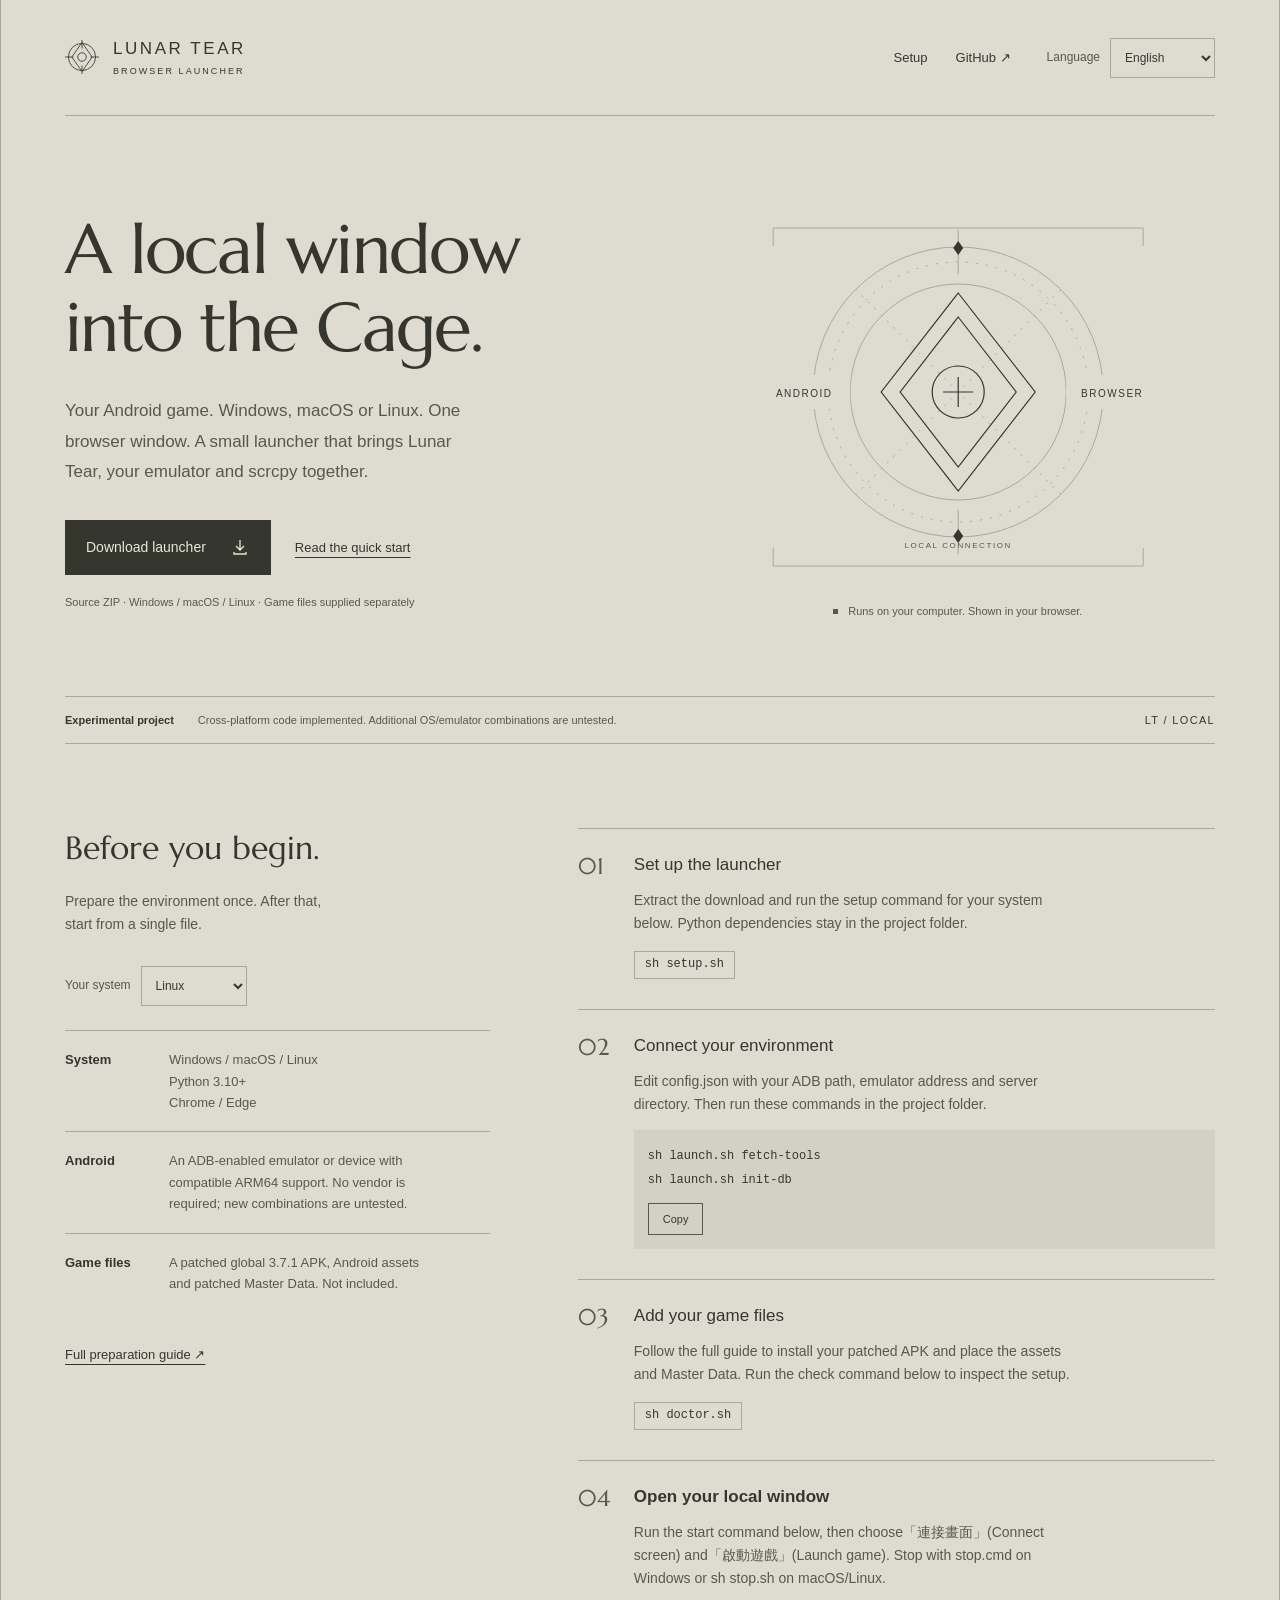
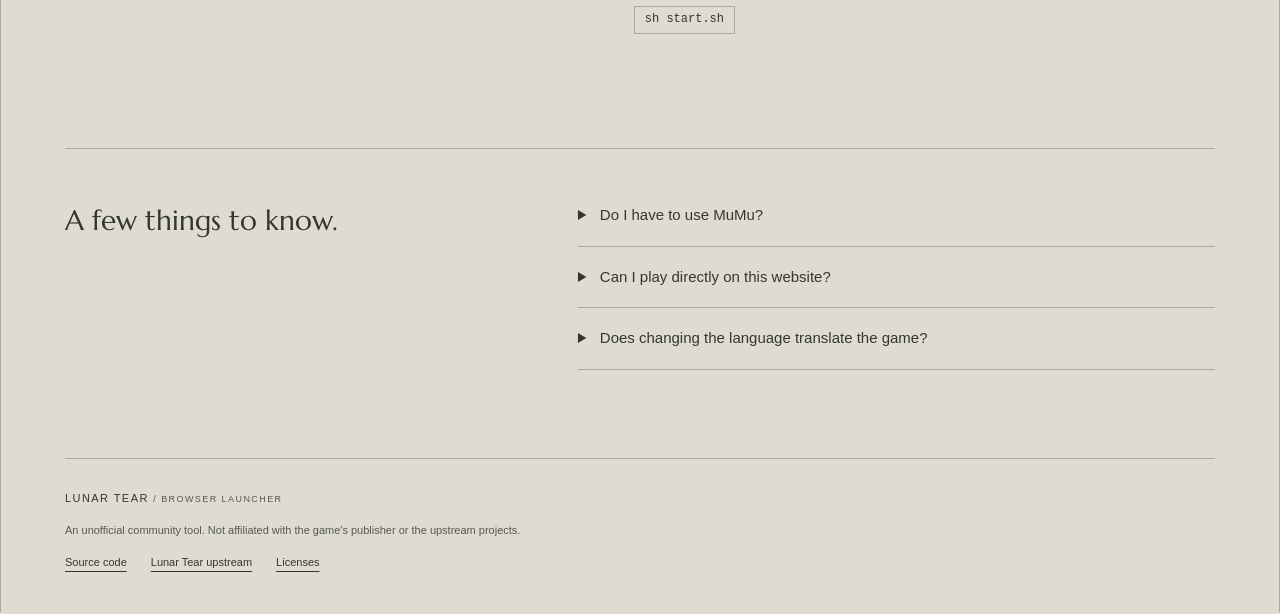
<file: docs/index.html>
<!doctype html>
<html lang="en">
<head>
  <meta charset="utf-8">
  <meta name="viewport" content="width=device-width, initial-scale=1">
  <meta name="theme-color" content="#dedbd0">
  <meta name="description" content="A local Windows, macOS and Linux launcher connecting Lunar Tear, Android and your browser. Setup guides in English, Chinese and Japanese.">
  <title>Lunar Tear — Browser Launcher</title>
  <link rel="icon" href="assets/mark.svg" type="image/svg+xml">
  <link rel="stylesheet" href="style.css">
  <script src="site.js" defer></script>
</head>
<body>
  <a class="skip" href="#main" data-i18n="skip">Skip to content</a>
  <div class="frame">
    <header class="header">
      <a class="identity" href="./" aria-label="Lunar Tear home"><img src="assets/mark.svg" width="34" height="34" alt=""><span>LUNAR TEAR<small>BROWSER LAUNCHER</small></span></a>
      <nav aria-label="Main"><a href="#setup" data-i18n="navSetup">Setup</a><a href="https://github.com/cloud-oc/lunar-tear-browser-launcher">GitHub <span aria-hidden="true">↗</span></a></nav>
      <label class="language"><span data-i18n="language">Language</span><select id="language"><option value="en">English</option><option value="zh-CN">简体中文</option><option value="zh-TW">繁體中文</option><option value="ja">日本語</option></select></label>
    </header>
    <main id="main">
      <section class="hero" aria-labelledby="hero-title">
        <div class="hero-copy">
          <h1 id="hero-title" data-i18n="title">A local window<br>into the Cage.</h1>
          <p class="intro" data-i18n="intro">Your Android game. Windows, macOS or Linux. One browser window. A small launcher that brings Lunar Tear, your emulator and scrcpy together.</p>
          <div class="actions"><a class="button primary" href="https://github.com/cloud-oc/lunar-tear-browser-launcher/archive/refs/heads/main.zip"><span data-i18n="download">Download launcher</span><svg viewBox="0 0 20 20" aria-hidden="true"><path d="M10 3v10m-4-4 4 4 4-4M4 15v2h12v-2"/></svg></a><a class="text-link" href="#setup" data-i18n="start">Read the quick start</a></div>
          <p class="download-note" data-i18n="downloadNote">Source ZIP · Windows / macOS / Linux · Game files supplied separately</p>
        </div>
        <figure class="diagram">
          <svg viewBox="0 0 440 390" role="img" aria-labelledby="diagram-title">
            <title id="diagram-title">Android and the browser connected through a local bridge</title>
            <g class="fine" fill="none">
              <path d="M35 26h370M35 364h370M35 26v18M405 26v18M35 346v18M405 346v18"/>
              <circle cx="220" cy="190" r="145"/><circle cx="220" cy="190" r="130" stroke-dasharray="2 8"/>
              <circle cx="220" cy="190" r="108"/><path d="M220 28v44m0 236v44M55 190h52m226 0h52"/>
              <path d="m117 87 206 206M117 293 323 87" stroke-dasharray="2 7"/>
            </g>
            <g fill="none" class="strong"><path d="m220 91 77 99-77 99-77-99Z"/><path d="m220 115 58 75-58 75-58-75Z"/><circle cx="220" cy="190" r="26"/><path d="M205 190h30m-15-15v30"/></g>
            <g fill="currentColor"><path d="m220 39 5 7-5 7-5-7Zm0 288 5 7-5 7-5-7Z"/><circle cx="75" cy="190" r="4"/><circle cx="365" cy="190" r="4"/></g>
            <g class="diagram-label"><rect x="20" y="173" width="92" height="34"/><rect x="328" y="173" width="92" height="34"/><text x="66" y="195">ANDROID</text><text x="374" y="195">BROWSER</text></g>
            <text class="diagram-center" x="220" y="346" text-anchor="middle">LOCAL CONNECTION</text>
          </svg>
          <figcaption><span class="small-square" aria-hidden="true"></span><span data-i18n="diagramCaption">Runs on your computer. Shown in your browser.</span></figcaption>
        </figure>
      </section>
      <div class="status-strip"><span data-i18n="status">Experimental project</span><p data-i18n="statusText">Cross-platform code implemented. Additional OS/emulator combinations are untested.</p><span class="status-end" aria-hidden="true">LT / LOCAL</span></div>
      <section class="setup-section" id="setup" aria-labelledby="setup-title">
        <div class="requirements">
          <h2 id="setup-title" data-i18n="setupTitle">Before you begin.</h2>
          <p data-i18n="setupIntro">Prepare the environment once. After that, start from a single file.</p>
          <label class="language platform-choice"><span data-i18n="hostLabel">Your system</span><select id="platform"><option value="windows">Windows</option><option value="macos">macOS</option><option value="linux">Linux</option></select></label><dl>
            <div><dt data-i18n="system">System</dt><dd>Windows / macOS / Linux<br>Python 3.10+<br>Chrome / Edge</dd></div>
            <div><dt data-i18n="android">Android</dt><dd data-i18n="androidText">An ADB-enabled emulator or device with compatible ARM64 support. No vendor is required; new combinations are untested.</dd></div>
            <div><dt data-i18n="gameFiles">Game files</dt><dd data-i18n="gameFilesText">A patched global 3.7.1 APK, Android assets and patched Master Data. Not included.</dd></div>
          </dl>
          <a class="text-link guide-link" href="https://github.com/cloud-oc/lunar-tear-browser-launcher/blob/main/docs/guide.en.md" data-i18n="fullGuide">Full preparation guide ↗</a>
        </div>
        <ol class="steps">
          <li><span class="step-number" aria-hidden="true">01</span><div><h3 data-i18n="step1">Set up the launcher</h3><p data-i18n="step1Text">Extract the download and run the setup command for your system below. Python dependencies stay in the project folder.</p><code data-command="setup">.\setup.cmd</code></div></li>
          <li><span class="step-number" aria-hidden="true">02</span><div><h3 data-i18n="step2">Connect your environment</h3><p data-i18n="step2Text">Edit config.json with your ADB path, emulator address and server directory. Then run these commands in the project folder.</p><div class="command-block"><pre><code>.\launch.cmd fetch-tools
.\launch.cmd init-db</code></pre><button id="copy" type="button" data-i18n="copy">Copy</button></div><span class="sr-only" id="copy-status" role="status"></span></div></li>
          <li><span class="step-number" aria-hidden="true">03</span><div><h3 data-i18n="step3">Add your game files</h3><p data-i18n="step3Text">Follow the full guide to install your patched APK and place the assets and Master Data. Run the check command below to inspect the setup.</p><code data-command="doctor">.\doctor.cmd</code></div></li>
          <li class="play-step"><span class="step-number" aria-hidden="true">04</span><div><h3 data-i18n="step4">Open your local window</h3><p data-i18n="step4Text">Run the start command below, then choose「連接畫面」(Connect screen) and「啟動遊戲」(Launch game). Stop with stop.cmd on Windows or sh stop.sh on macOS/Linux.</p><code data-command="start">.\start.cmd</code></div></li>
        </ol>
      </section>
      <section class="notes" aria-labelledby="notes-title"><h2 id="notes-title" data-i18n="notesTitle">A few things to know.</h2><div>
        <details><summary data-i18n="faq1">Do I have to use MuMu?</summary><p data-i18n="faq1Text">No. Use Android Studio AVD, a vendor emulator or another compatible Android device through ADB. Leave emulator_start empty to start it manually, or configure an argument array. serial accepts auto, emulator IDs, TCP and USB devices. ARM64 game compatibility, ADB reverse and scrcpy are required; these combinations are untested.</p></details>
        <details><summary data-i18n="faq2">Can I play directly on this website?</summary><p data-i18n="faq2Text">This site provides downloads and instructions. The game runs on your PC's Android emulator; a local browser page displays and controls it. No cloud game service is provided.</p></details>
        <details><summary data-i18n="faq3">Does changing the language translate the game?</summary><p data-i18n="faq3Text">The language selector changes this website only. Game text depends on the client and assets. Traditional Chinese gameplay has not been verified, and no translation patch is included.</p></details>
      </div></section>
    </main>
    <footer><div class="footer-name">LUNAR TEAR <span>/ BROWSER LAUNCHER</span></div><p data-i18n="disclaimer">An unofficial community tool. Not affiliated with the game's publisher or the upstream projects.</p><div class="footer-links"><a href="https://github.com/cloud-oc/lunar-tear-browser-launcher" data-i18n="source">Source code</a><a href="https://github.com/Walter-Sparrow/lunar-tear" data-i18n="upstream">Lunar Tear upstream</a><a href="https://github.com/cloud-oc/lunar-tear-browser-launcher/blob/main/THIRD_PARTY.md" data-i18n="licenses">Licenses</a></div></footer>
  </div>
  <noscript><p class="noscript">JavaScript is disabled. <a href="https://github.com/cloud-oc/lunar-tear-browser-launcher/blob/main/README.md">English</a> · <a href="https://github.com/cloud-oc/lunar-tear-browser-launcher/blob/main/README.zh-CN.md">简体中文</a> · <a href="https://github.com/cloud-oc/lunar-tear-browser-launcher/blob/main/README.zh-TW.md">繁體中文</a> · <a href="https://github.com/cloud-oc/lunar-tear-browser-launcher/blob/main/README.ja.md">日本語</a></p></noscript>
</body>
</html>
</file>
<file: docs/style.css>
@font-face{font-family:Marcellus;src:url('assets/Marcellus-Regular.ttf') format('truetype');font-weight:400;font-display:swap}
:root{--paper:#dedbd0;--ink:#35372f;--muted:#57594e;--rule:#aaa99c;--panel:#d3d0c4;--light:#e9e6dc;color-scheme:light;font-family:Arial,'Noto Sans', 'Microsoft JhengHei','Yu Gothic',sans-serif;color:var(--ink);background:var(--paper);font-synthesis:none;scroll-behavior:smooth;scrollbar-color:var(--muted) var(--paper)}
*{box-sizing:border-box}body{margin:0;line-height:1.65}::selection{color:var(--paper);background:var(--ink)}a{color:inherit;text-underline-offset:5px}a:hover{color:#11130d}button,select{font:inherit;color:inherit}a,button,select,summary{outline-offset:5px}a:focus-visible,button:focus-visible,select:focus-visible,summary:focus-visible{outline:2px solid var(--ink)}button{cursor:pointer}button:disabled{cursor:default;opacity:.6}.frame{max-width:1440px;margin:auto;padding:0 64px;border-inline:1px solid var(--rule)}.header{display:flex;align-items:center;gap:36px;min-height:116px;border-bottom:1px solid var(--rule)}.identity{display:flex;align-items:center;gap:14px;text-decoration:none;font-size:17px;letter-spacing:.15em;line-height:1.4}.identity small{display:block;font-size:9px;letter-spacing:.23em;margin-top:4px}.header nav{display:flex;gap:28px;margin-left:auto;font-size:13px}.header nav a{text-decoration:none}.header nav a:hover{text-decoration:underline}.language{display:flex;gap:10px;align-items:center;font-size:12px}.language>span{color:var(--muted)}select{background:transparent;border:1px solid var(--rule);padding:8px 25px 8px 10px;border-radius:0;min-height:40px}.hero{display:grid;grid-template-columns:1.15fr 1fr;gap:44px;align-items:center;padding:86px 0 76px}.hero h1{font-family:Marcellus,'Noto Serif CJK SC','Songti SC','Yu Mincho',serif;font-weight:400;font-size:clamp(44px,5.4vw,76px);letter-spacing:-.025em;line-height:1.12;margin:0 0 30px;text-wrap:balance}.intro{max-width:44ch;color:var(--muted);font-size:17px;line-height:1.8;margin:0 0 32px}.actions{display:flex;align-items:center;gap:24px;flex-wrap:wrap}.button{display:inline-flex;gap:24px;align-items:center;justify-content:space-between;padding:15px 20px;min-height:52px;text-decoration:none;font-size:14px}.primary{color:var(--light);background:var(--ink);border:1px solid var(--ink);transition:background .18s ease}.primary:hover{background:#505246;color:#fff}.button svg{width:20px;height:20px;fill:none;stroke:currentColor;stroke-width:1.3}.text-link{font-size:13px}.download-note{font-size:11px;color:var(--muted);margin:18px 0 0}.diagram{margin:0;color:var(--ink);animation:reveal 900ms cubic-bezier(.16,1,.3,1) both}.diagram>svg{width:100%;max-height:390px;display:block}.fine{stroke:var(--rule);stroke-width:1}.strong{stroke:var(--ink);stroke-width:1.2}.diagram-label rect{fill:var(--paper)}.diagram-label text{text-anchor:middle;font:10px Arial,sans-serif;letter-spacing:.15em;fill:var(--ink)}.diagram-center{font:8px Arial,sans-serif;letter-spacing:.2em;fill:var(--muted)}figcaption{display:flex;gap:10px;align-items:center;justify-content:center;font-size:11px;color:var(--muted);margin-top:10px;text-align:center}.small-square{width:5px;height:5px;flex:none;background:var(--muted)}.status-strip{display:flex;gap:24px;align-items:center;border-top:1px solid var(--rule);border-bottom:1px solid var(--rule);padding:14px 0;font-size:11px}.status-strip>span:first-child{font-weight:600}.status-strip p{margin:0;color:var(--muted)}.status-end{margin-left:auto;letter-spacing:.12em;white-space:nowrap}.setup-section{display:grid;grid-template-columns:.8fr 1.2fr;gap:88px;padding:84px 0}h2{font-family:Marcellus,'Songti SC','Yu Mincho',serif;font-size:32px;font-weight:400;line-height:1.3;margin:0 0 20px;text-wrap:balance}.requirements>p{color:var(--muted);max-width:35ch;font-size:14px;margin:0 0 30px}.requirements dl{margin:0 0 28px}.requirements dl>div{display:grid;grid-template-columns:90px 1fr;gap:14px;border-top:1px solid var(--rule);padding:18px 0;font-size:13px}.requirements dt{font-weight:600}.requirements dd{margin:0;color:var(--muted);max-width:36ch}.steps{padding:0;margin:0;list-style:none}.steps li{display:grid;grid-template-columns:36px 1fr;gap:20px;border-top:1px solid var(--rule);padding:24px 0 30px}.step-number{font-family:Marcellus,serif;font-size:23px;color:var(--muted);line-height:1.2}.steps h3{font-size:17px;font-weight:500;line-height:1.4;margin:0 0 12px}.steps p{font-size:14px;color:var(--muted);margin:0 0 14px;max-width:58ch}.steps code{font-family:Consolas,'Courier New',monospace;font-size:12px}.steps div>code{display:inline-block;border:1px solid var(--rule);padding:3px 10px}.command-block{background:var(--panel);padding:14px;position:relative}.command-block pre{margin:0 0 12px;overflow-x:auto;max-width:100%;white-space:pre-wrap;overflow-wrap:anywhere;line-height:1.8}.command-block button{border:1px solid var(--muted);background:transparent;font-size:11px;min-height:32px;padding:4px 14px}.command-block button:hover{background:var(--ink);color:var(--light)}.play-step h3{font-weight:600}.notes{display:grid;grid-template-columns:.8fr 1.2fr;gap:88px;border-top:1px solid var(--rule);padding:54px 0 70px}.notes h2{font-size:28px}.notes details{border-bottom:1px solid var(--rule);padding:0 0 18px;margin:0 0 18px}.notes summary{font-size:15px;cursor:pointer;list-style-position:outside;margin-left:18px;padding-left:4px}.notes p{font-size:14px;color:var(--muted);margin:16px 0 0 22px;max-width:65ch}footer{border-top:1px solid var(--rule);padding:30px 0 40px;font-size:11px}.footer-name{letter-spacing:.13em}.footer-name span{color:var(--muted);font-size:9px}footer p{color:var(--muted);max-width:78ch;margin:14px 0}.footer-links{display:flex;gap:24px;flex-wrap:wrap}.skip{position:fixed;top:-100px;left:16px;z-index:9;padding:12px;background:var(--ink);color:var(--light)}.skip:focus{top:16px}.sr-only{position:absolute;width:1px;height:1px;padding:0;margin:-1px;overflow:hidden;clip:rect(0,0,0,0);white-space:nowrap;border:0}.noscript{text-align:center;padding:18px}html:lang(ja) .hero h1,html:lang(zh-CN) .hero h1,html:lang(zh-TW) .hero h1{font-size:clamp(38px,4.8vw,64px);line-height:1.35;letter-spacing:0}html:lang(ja) .intro{font-size:15px}.hero-copy,.steps li>div,.requirements{min-width:0}@keyframes reveal{from{clip-path:inset(0 0 30% 0);opacity:.45}to{clip-path:inset(0);opacity:1}}
@media(min-width:1441px){body{padding:0 28px}.frame{border-inline:1px solid var(--rule)}}
@media(max-width:1000px){.frame{padding:0 34px}.header{gap:22px}.header nav{gap:18px}.language>span{display:none}.hero{gap:16px;padding:64px 0}.actions{gap:18px}.setup-section,.notes{gap:42px}.status-end{display:none}}
@media(max-width:680px){.frame{padding:0 22px;border:0}.header{min-height:auto;padding:24px 0;gap:20px;flex-wrap:wrap}.identity{font-size:14px;margin-right:auto}.identity img{width:28px;height:28px}.identity small{font-size:8px}.header nav{order:3;width:100%;margin:0;font-size:12px;gap:24px}.language{margin:0}select{max-width:115px;font-size:12px}.hero{grid-template-columns:1fr;gap:26px;padding:48px 0 32px}.hero h1{font-size:49px;max-width:12ch;margin-bottom:24px}.intro{font-size:15px;max-width:40ch;margin-bottom:24px}.actions{gap:20px}.button{padding:13px 16px;font-size:13px}.download-note{font-size:10px}.diagram{max-width:330px;width:100%;margin:0 auto}.diagram>svg{max-height:270px}.status-strip{align-items:flex-start;gap:12px;flex-direction:column;padding:18px 0}.status-strip p{max-width:55ch}.setup-section{grid-template-columns:1fr;gap:42px;padding:48px 0}.requirements>p{max-width:45ch}.requirements dd{max-width:100%}.steps li{gap:14px;grid-template-columns:28px 1fr}.steps h3{font-size:17px}.steps p{font-size:13px}.notes{grid-template-columns:1fr;gap:12px;padding:40px 0}.notes h2{font-size:28px}.notes summary{font-size:14px}.notes p{font-size:13px}h2{font-size:30px}footer{padding-bottom:32px}.footer-links{gap:18px}html:lang(ja) .hero h1,html:lang(zh-CN) .hero h1,html:lang(zh-TW) .hero h1{font-size:40px;max-width:none}}
@media(prefers-reduced-motion:reduce){:root{scroll-behavior:auto}.diagram{animation:none}*{transition:none!important}}

.platform-choice{margin:0 0 24px;flex-wrap:wrap}.platform-choice>span{display:inline!important}
</file>
